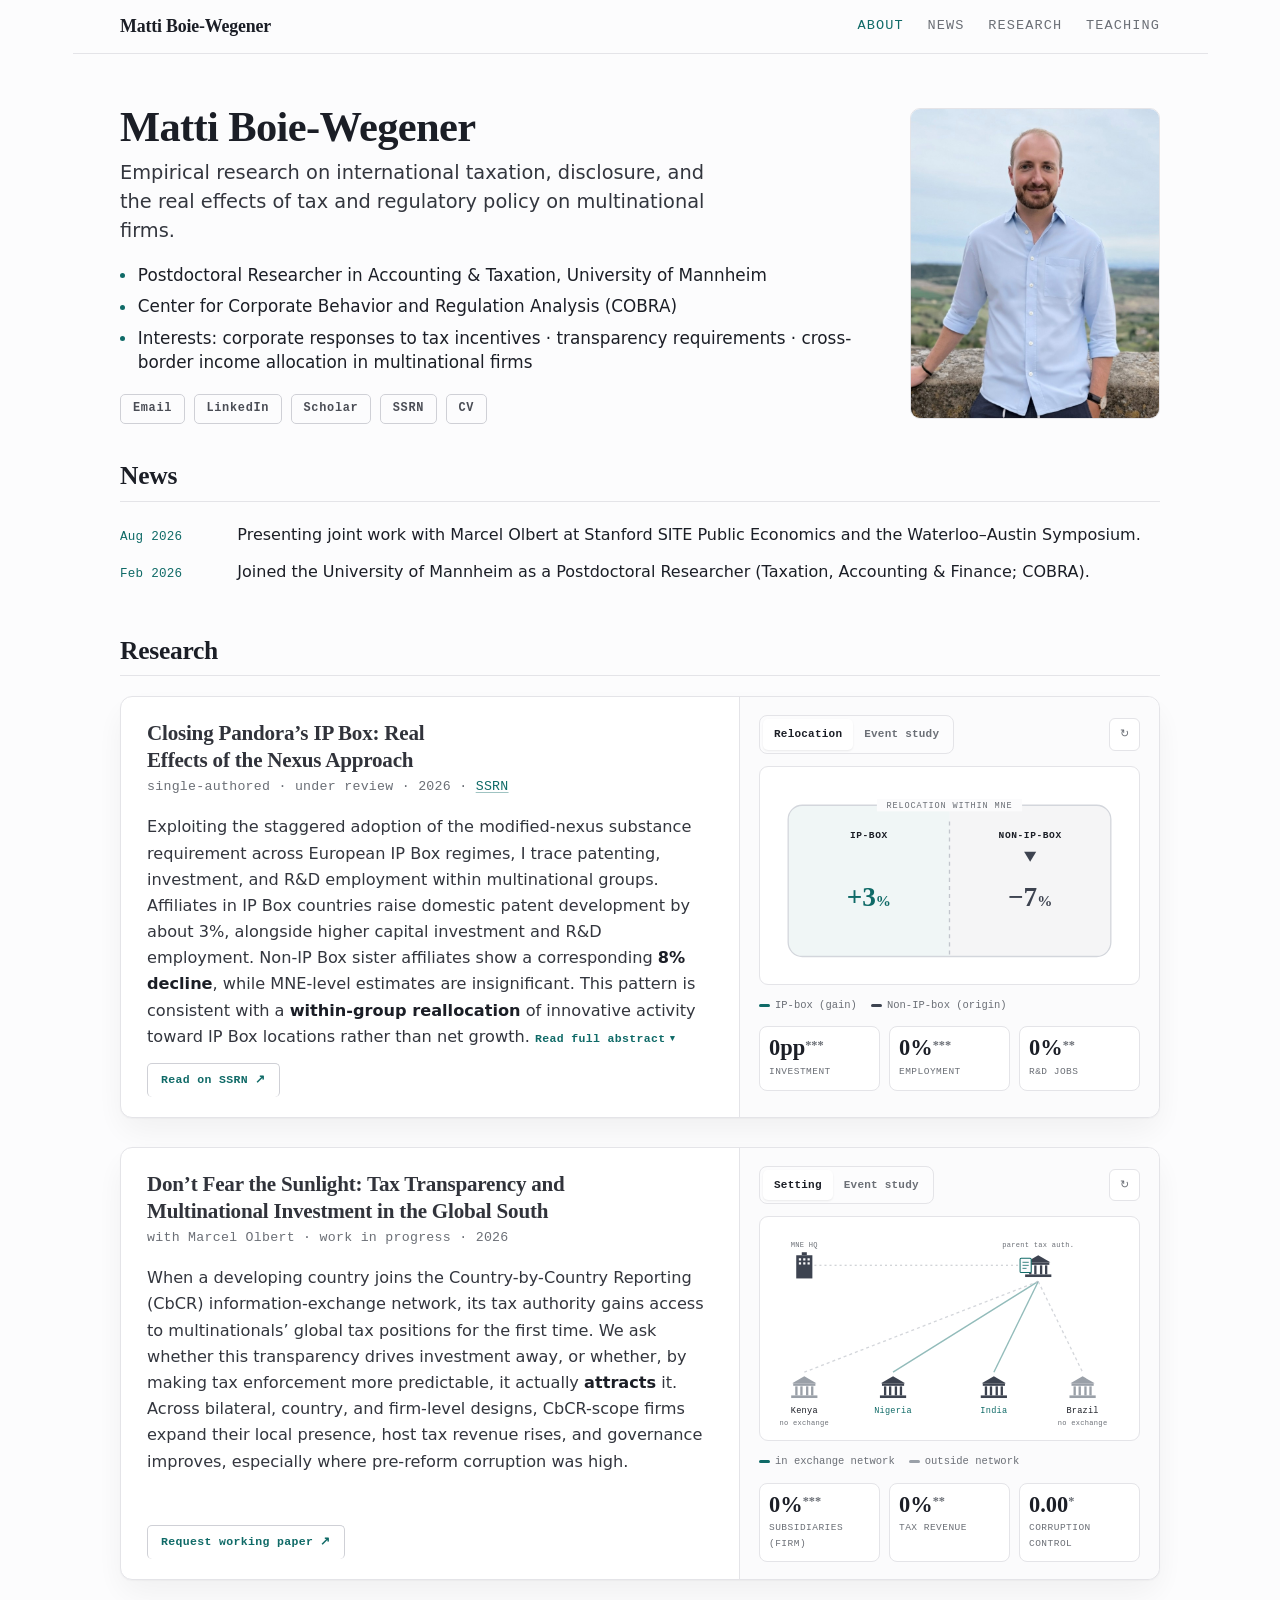
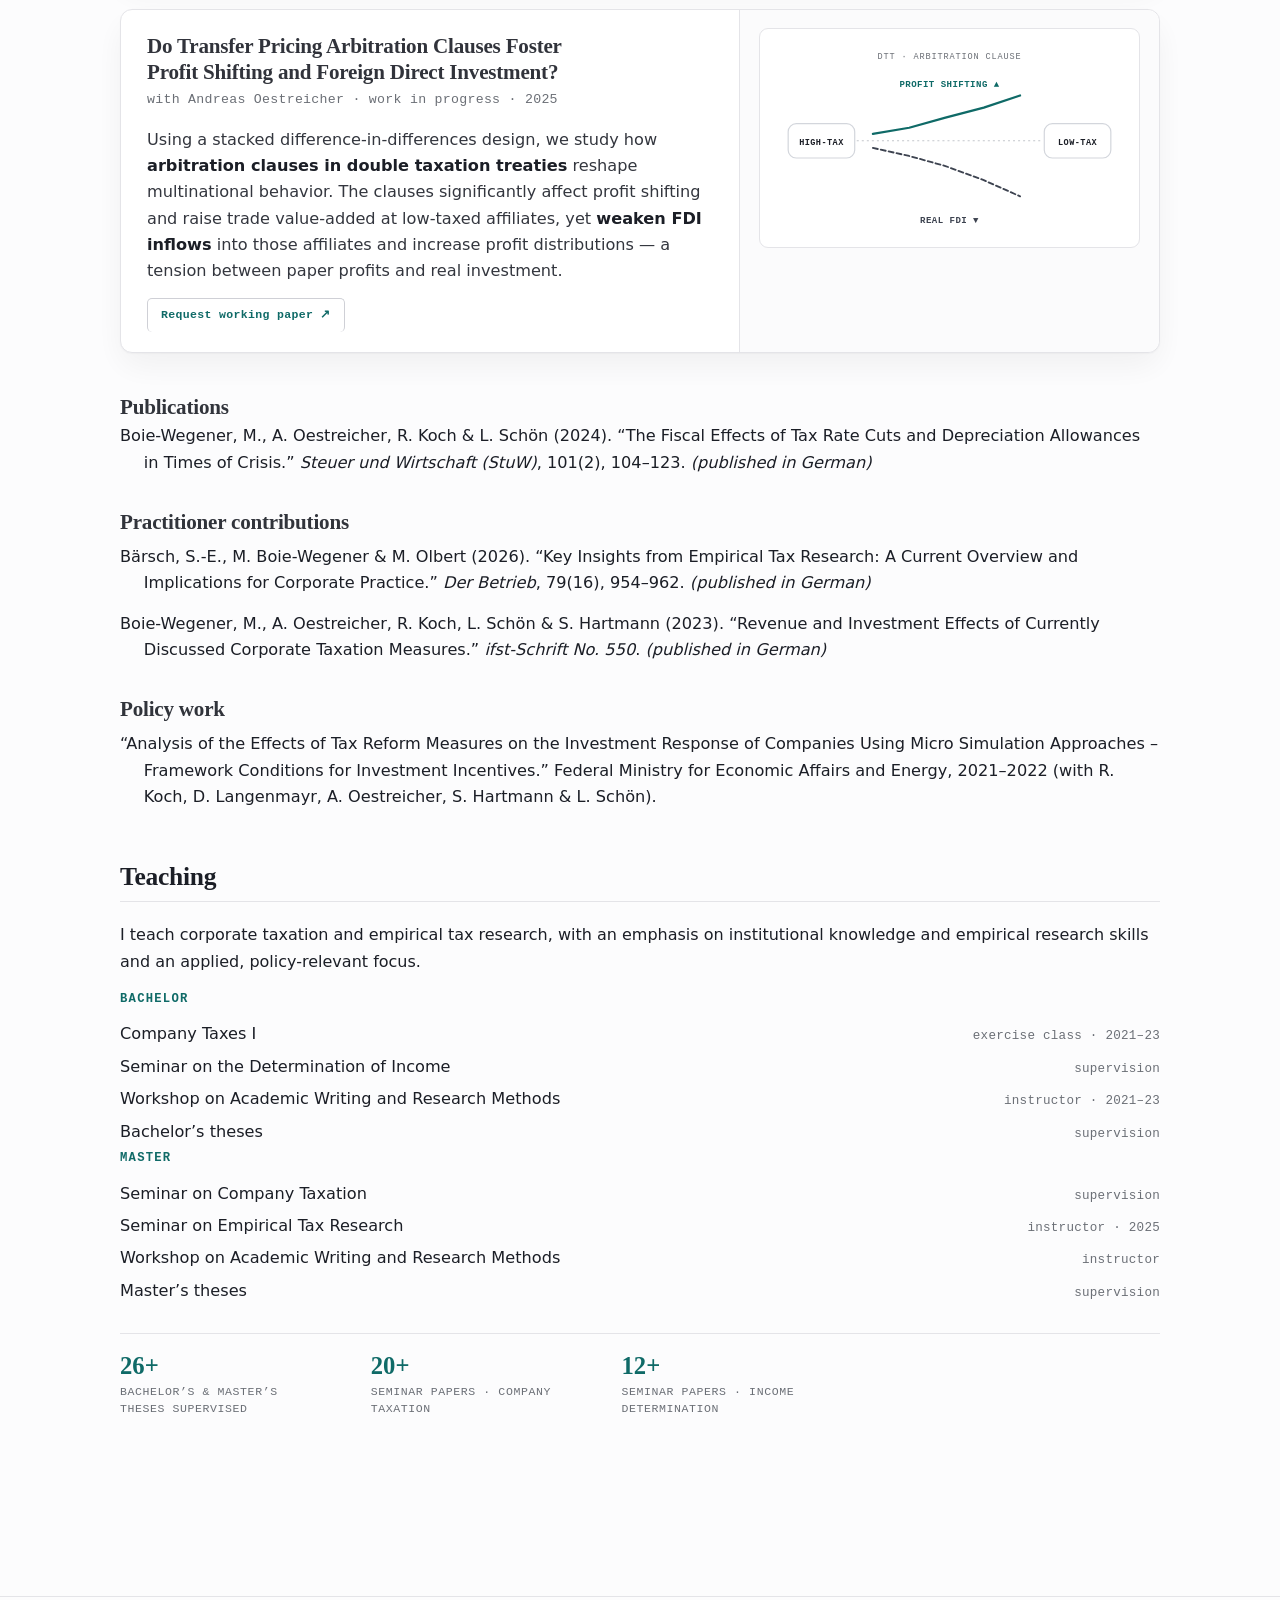
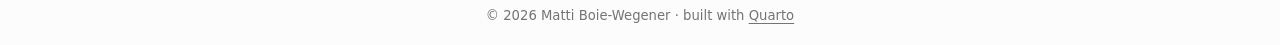
<file: index.html>
<!DOCTYPE html>
<html xmlns="http://www.w3.org/1999/xhtml" lang="en" xml:lang="en"><head>

<meta charset="utf-8">
<meta name="generator" content="quarto-1.10.18">

<meta name="viewport" content="width=device-width, initial-scale=1.0, user-scalable=yes">


<title>Matti Boie-Wegener</title>
<style>
/* Default styles provided by pandoc.
** See https://pandoc.org/MANUAL.html#variables-for-html for config info.
*/
span.smallcaps{font-variant: small-caps;}
div.columns{display: flex; gap: 1.5em;}
div.column{flex: auto;}
@media screen {
div.columns{gap: min(4vw, 1.5em);}
div.column{overflow-x: auto;}
}
div.hanging-indent{margin-left: 1.5em; text-indent: -1.5em;}
ul.task-list{list-style: none;}
ul.task-list li input[type="checkbox"] {
  width: 0.8em;
  margin: 0 0.8em 0.2em -1em; /* quarto-specific, see https://github.com/quarto-dev/quarto-cli/issues/4556 */ 
  vertical-align: middle;
}
</style>


<script src="site_libs/quarto-nav/quarto-nav.js"></script>
<script src="site_libs/clipboard/clipboard.min.js"></script>
<script src="site_libs/quarto-search/autocomplete.umd.js"></script>
<script src="site_libs/quarto-search/fuse.min.js"></script>
<script src="site_libs/quarto-search/quarto-search.js"></script>
<meta name="quarto:offset" content="./">
<link href="./favicon.svg" rel="icon" type="image/svg+xml">
<script src="site_libs/quarto-html/quarto.js" type="module"></script>
<script src="site_libs/quarto-html/tabsets/tabsets.js" type="module"></script>
<script src="site_libs/quarto-html/popper.min.js"></script>
<script src="site_libs/quarto-html/tippy.umd.min.js"></script>
<script src="site_libs/quarto-html/anchor.min.js"></script>
<link href="site_libs/quarto-html/tippy.css" rel="stylesheet">
<link href="site_libs/quarto-html/quarto-syntax-highlighting-98c7eacc04dc8a1fe11fe799e0cd156c.css" rel="stylesheet" id="quarto-text-highlighting-styles">
<script src="site_libs/bootstrap/bootstrap.min.js"></script>
<link href="site_libs/bootstrap/bootstrap-icons.css" rel="stylesheet">
<link href="site_libs/bootstrap/bootstrap-dfc74ee30546aeefdf64bc414579e695.min.css" rel="stylesheet" append-hash="true" id="quarto-bootstrap" data-mode="light">
<script id="quarto-search-options" type="application/json">{
  "location": "sidebar",
  "copy-button": false,
  "collapse-after": 3,
  "panel-placement": "start",
  "type": "textbox",
  "limit": 50,
  "keyboard-shortcut": [
    "f",
    "/",
    "s"
  ],
  "show-item-context": false,
  "language": {
    "search-no-results-text": "No results",
    "search-matching-documents-text": "matching documents",
    "search-copy-link-title": "Copy link to search",
    "search-hide-matches-text": "Hide additional matches",
    "search-more-match-text": "more match in this document",
    "search-more-matches-text": "more matches in this document",
    "search-clear-button-title": "Clear",
    "search-text-placeholder": "",
    "search-detached-cancel-button-title": "Cancel",
    "search-submit-button-title": "Submit",
    "search-label": "Search"
  }
}</script>
<link rel="icon" type="image/png" sizes="32x32" href="favicon-32.png">
<link rel="apple-touch-icon" href="apple-touch-icon.png">
<style>
:root{
  --accent:#0f6a67; --accent-hover:#0a524f; --accent-soft:rgba(15,106,103,.06); --accent-under:rgba(15,106,103,.4);
  --bg:#fcfcfd; --card:#ffffff; --body:#1b1e26;
  --border:#e4e4e8; --muted:#6b6f76; --muted2:#4a4d55; --abstract:#33363e;
  --fig-ink:#3d4350; --fig-mut:#9aa0a8; --spark:var(--accent); --ip-soft:var(--accent-soft);
  --serif:"Iowan Old Style","Palatino Linotype",Palatino,"Book Antiqua",Georgia,serif;
  --sans:system-ui,-apple-system,"Segoe UI",Roboto,Helvetica,Arial,sans-serif;
  --mono:ui-monospace,"SF Mono",Menlo,Consolas,monospace;
  --w:64rem;
}

/* neutralise Quarto chrome, keep footer */
.navbar, #quarto-header, #title-block-header, .quarto-title-banner { display:none !important; }
#quarto-content > main.content, main.content, #quarto-document-content {
  max-width:none; padding-left:0; padding-right:0; padding-top:0; margin:0;
}
#quarto-content { padding-top:0; }

body{ background:var(--bg); color:var(--body); font-family:var(--sans);
  font-size:16px; line-height:1.65; -webkit-font-smoothing:antialiased; }

/* sticky slim top nav */
.topnav{position:sticky; top:0; z-index:20; background:rgba(252,252,253,.9);
  backdrop-filter:blur(8px); -webkit-backdrop-filter:blur(8px); border-bottom:1px solid var(--border); margin-bottom:0;}
.topnav .inner{max-width:var(--w); margin:0 auto; padding:.7rem 24px;
  display:flex; align-items:center; justify-content:space-between; gap:1rem;}
.topnav .brand{font-family:var(--serif); font-weight:600; font-size:1.05rem; letter-spacing:-.01em;}
.topnav nav{display:flex; gap:1.4rem; flex-wrap:wrap;}
.topnav nav a{font-family:var(--mono); font-size:.8rem; letter-spacing:.08em; text-transform:uppercase;
  color:var(--muted); text-decoration:none; border-bottom:none;}
.topnav nav a:hover, .topnav nav a.on{color:var(--accent);}

/* hero / intro */
.hero{max-width:var(--w); margin:0 auto; padding:2.9rem 24px 2.2rem; display:flex; gap:2.6rem; align-items:center;}
.hero-text{flex:1; min-width:0;}
.hero .name{font-family:var(--serif); font-weight:600; font-size:2.5rem; line-height:1.08; letter-spacing:-.015em; margin:0 0 .5rem;}
.hero .tagline{font-size:1.14rem; line-height:1.5; color:var(--abstract); margin:0 0 1.05rem; max-width:36rem;}
.hero .bullets{list-style:none; margin:0 0 1.15rem; padding:0; display:flex; flex-direction:column; gap:.42rem;}
.hero .bullets li{position:relative; padding-left:1.05rem; font-size:.99rem; line-height:1.45;}
.hero .bullets li::before{content:""; position:absolute; left:0; top:.62em; width:5px; height:5px; border-radius:50%; background:var(--accent);}
.hero .links{display:flex; flex-wrap:wrap; align-items:center; gap:.5rem;}
.hero .links a{font-family:var(--mono); font-size:.7rem; font-weight:600; letter-spacing:.06em;
  color:var(--muted2); text-decoration:none; border-bottom:none;
  display:inline-flex; align-items:center; height:1.75rem; padding:0 .7rem;
  border:1px solid #cfd0d6; border-radius:5px;}
.hero .links a:hover{color:var(--accent); border-color:var(--accent);}
.hero .photo{flex:0 0 auto; width:250px; height:auto; border-radius:10px; border:1px solid var(--border); display:block;}
@media (max-width:640px){ .hero{flex-direction:column-reverse; align-items:flex-start; gap:1.4rem;} .hero .photo{width:150px;} .hero .name{font-size:2.1rem;} }

/* content wrapper */
.site{max-width:var(--w); margin:0 auto; padding:0 24px 4rem;}
.site section{margin-bottom:3rem;}
.site h2{font-family:var(--serif); font-weight:600; font-size:1.5rem; letter-spacing:-.01em;
  padding-bottom:.5rem; margin:0 0 1.2rem; border-bottom:1px solid var(--border); text-wrap:balance;}
.site h3{font-family:var(--serif); font-weight:600; font-size:1.24rem; letter-spacing:-.01em; margin:0 0 .2rem;}
.site a{color:var(--accent); text-decoration:underline; text-decoration-color:var(--accent-under); text-underline-offset:3px; text-decoration-thickness:1px; border-bottom:none;}
.site p{margin:.2rem 0 .8rem;}
.paper-card a{ text-decoration:none; }
.paper-card .paper-meta a{ text-decoration:underline; text-decoration-color:var(--accent-under); text-underline-offset:2px; }

.news ul{list-style:none; margin:0; padding:0;}
.news li{display:grid; grid-template-columns:6rem 1fr; gap:.9rem; margin-bottom:.6rem; align-items:baseline;}
.news .date{font-family:var(--mono); font-size:.74rem; color:var(--accent); letter-spacing:.02em;}

/* research cards */
.paper-card{border:1px solid var(--border); border-radius:12px; background:var(--card);
  display:grid; grid-template-columns:1fr 420px; margin:0 0 1.7rem;
  box-shadow:0 1px 2px rgba(20,26,40,.04), 0 14px 34px rgba(20,26,40,.055);}
@media (max-width:720px){ .paper-card{grid-template-columns:1fr;} }
.pc-left{padding:24px 26px 0; display:flex; flex-direction:column; border-radius:12px 0 0 12px;}
.pc-link{margin-bottom:20px;}
.pc-title{font-family:var(--serif); font-weight:600; font-size:1.24rem; line-height:1.2; letter-spacing:-.01em; margin:0 0 .35rem; text-wrap:balance;}
.paper-meta{font-family:var(--mono); font-size:.78rem; color:var(--muted); letter-spacing:.02em; display:block; margin:0 0 .75rem;}
.pc-teaser{font-size:.95rem; line-height:1.62; color:var(--abstract); margin:0 0 12px;}
.pc-teaser b{color:var(--body); font-weight:600;}
.abstract-toggle{background:none; border:0; padding:0; margin:0; cursor:pointer;
  font-family:var(--mono); font-size:11.5px; font-weight:600; letter-spacing:.03em; color:var(--accent);
  display:inline-flex; align-items:center; gap:5px; vertical-align:baseline;}
.abstract-toggle:hover{text-decoration:underline;}
.abstract-toggle .chev{font-size:9px; transition:transform .3s ease;}
.abstract-toggle[aria-expanded="true"] .chev{transform:rotate(180deg);}
.abstract-full{max-height:0; overflow:hidden; transition:max-height .45s ease;}
.abstract-full.open{max-height:820px;}
.abstract-full p{margin:6px 0 12px; padding-top:13px; border-top:1px solid var(--border); font-size:.85rem; line-height:1.58; color:var(--muted);}
.pc-link{align-self:flex-start; margin-top:auto; text-decoration:none; font-family:var(--mono); font-size:11.5px; font-weight:600; letter-spacing:.03em;
  color:var(--accent); border:1px solid #cfd0d6; border-radius:5px; padding:7px 13px;}
.pc-link:hover{border-color:var(--accent);}
.pc-right{padding:18px 19px 17px; background:#fbfbfc; border-left:1px solid var(--border); display:flex; flex-direction:column; gap:12px; border-radius:0 12px 12px 0;}
@media (max-width:720px){ .pc-left{border-radius:12px 12px 0 0;} .pc-right{border-left:none; border-top:1px solid var(--border); border-radius:0 0 12px 12px;} }
.fig-head{display:flex; align-items:center; justify-content:space-between; gap:8px; min-height:26px;}
.toggle{display:inline-flex; background:var(--bg); border:1px solid var(--border); border-radius:8px; padding:3px;}
.toggle button{font-family:var(--mono); font-size:11px; font-weight:600; letter-spacing:.02em; border:0; background:transparent; color:var(--muted); padding:6px 11px; border-radius:5px; cursor:pointer;}
.toggle button.on{background:var(--card); color:var(--body); box-shadow:0 1px 2px rgba(20,20,30,.08);}
.replay{font-family:var(--mono); font-size:11px; color:var(--muted); border:1px solid var(--border); background:var(--card); border-radius:6px; padding:6px 10px; cursor:pointer;}
.replay:hover{color:var(--body); border-color:var(--muted);}
.stage{background:var(--card); border:1px solid var(--border); border-radius:9px; padding:8px;}
.stage svg{display:block; width:100%; height:auto;}
.view{display:none;} .view.active{display:block;}
.legend{display:flex; gap:14px; font-family:var(--mono); font-size:10.5px; color:var(--muted); flex-wrap:wrap;}
.legend span{display:inline-flex; align-items:center; gap:5px;}
.sw{width:11px; height:3px; border-radius:2px; display:inline-block;}
.sw.g{background:var(--spark);} .sw.n{background:var(--fig-ink);} .sw.o{background:var(--fig-mut);}
.fig-cap{font-family:var(--mono); font-size:10px; line-height:1.45; color:var(--muted);}
.coefs{display:grid; grid-template-columns:repeat(3,1fr); gap:9px;}
.coef{background:var(--card); border:1px solid var(--border); border-radius:8px; padding:10px 9px;}
.coef .v{font-family:var(--serif); font-size:1.32rem; font-weight:600; color:var(--body); font-variant-numeric:tabular-nums; line-height:1;}
.coef .v sup{font-size:.55em; color:var(--muted);}
.coef .k{font-family:var(--mono); font-size:9.5px; letter-spacing:.05em; text-transform:uppercase; color:var(--muted); margin-top:4px;}

/* relocation figure */
.mne-fill-ip{fill:var(--ip-soft);} .mne-fill-non{fill:rgba(61,67,80,.05);}
.mne-border{fill:none; stroke:#d3d6dc; stroke-width:1.3;}
.mne-split{stroke:#c2c6cd; stroke-width:1.3; stroke-dasharray:4 4;}
.mne-tab{font-family:var(--mono); font-size:8.5px; letter-spacing:.1em; fill:var(--muted);}
.c-name{font-family:var(--mono); font-size:9.5px; letter-spacing:.06em; font-weight:600; fill:var(--body);}
.rcoef{font-family:var(--serif); font-weight:600; font-size:27px; font-variant-numeric:tabular-nums;}
.rcoef .pct{font-size:15px;}
.rcoef.up{fill:var(--spark);} .rcoef.dn{fill:var(--fig-ink);}
.caret{opacity:1; transition:opacity .4s ease;}
.caret.up{fill:var(--spark);} .caret.dn{fill:var(--fig-ink);}

/* event study + concept sparklines */
.es-line{fill:none; stroke-width:2; stroke-linecap:round; stroke-linejoin:round;}
.es-line.blue{stroke:var(--fig-ink); opacity:.9;}
.es-grid{stroke:var(--fig-mut); stroke-width:1; stroke-dasharray:1 4; opacity:.5;}
.es-zero{stroke:var(--fig-mut); stroke-width:1; opacity:.7;}
.es-reform{stroke:var(--fig-mut); stroke-width:1; stroke-dasharray:2 3; opacity:.7;}
.es-lab{fill:var(--muted); font-family:var(--mono); font-size:9px;}
.es-ci-bar{stroke:var(--fig-ink); stroke-width:1.6; opacity:.32;}
.es-dot{fill:var(--fig-ink); stroke:var(--card); stroke-width:1.4;}
.es-dot.ref{fill:var(--card); stroke:var(--fig-mut);} .es-dot.end{fill:var(--spark);}
#es-path, #es-path-sun{fill:none; stroke:var(--fig-ink); stroke-width:2; stroke-linecap:round; stroke-linejoin:round; stroke-dasharray:1; stroke-dashoffset:0;}

.cap-lab{font-family:var(--mono); font-size:8.5px; letter-spacing:.1em; fill:var(--muted);}
.cn-box{fill:none; stroke:#d3d6dc; stroke-width:1.2;}
.cn-name{font-family:var(--mono); font-size:8.5px; letter-spacing:.05em; font-weight:600; fill:var(--body);}
.cn-link{stroke:var(--fig-mut); stroke-width:1; stroke-dasharray:2 3; opacity:.6;}
.trend-lab{font-family:var(--mono); font-size:9px; letter-spacing:.05em; font-weight:600;}
.trend-lab.up{fill:var(--spark);} .trend-lab.dn{fill:var(--fig-ink);}
.spark-solid{fill:none; stroke:var(--spark); stroke-width:2.2; stroke-linecap:round; stroke-linejoin:round; stroke-dasharray:1; stroke-dashoffset:0;}
.spark-dashed{fill:none; stroke:var(--fig-ink); stroke-width:1.8; stroke-dasharray:5 3; stroke-linecap:round; opacity:1;}
.gl{color:var(--fig-ink);}
.gl.off{color:var(--fig-mut);}
.gl.host{color:var(--fig-ink); transition:color .5s ease;}
.gl.host.net{color:var(--accent);}
.ex-arrow{stroke:var(--accent); stroke-width:1.4; opacity:.45;}
.no-arrow{stroke:#c9ccd2; stroke-width:1.3; stroke-dasharray:3 3; opacity:.8;}
.host-lab{font-family:var(--mono); font-size:8.5px; letter-spacing:.03em; fill:var(--body);}
.host-lab.net{fill:var(--accent);}
.host-x{font-family:var(--mono); font-size:7px; letter-spacing:.04em; fill:var(--muted);}
.doc-g{opacity:0; transition:transform .85s ease, opacity .3s ease;}

@media (prefers-reduced-motion:reduce){
  .es-line,.caret,.abstract-full,.abstract-toggle .chev,.spark-solid,.spark-dashed,.doc-g,.gl.host,#es-path,#es-path-sun{transition:none !important;}
}

/* publications (kept) */
#publications p { padding-left: 1.4rem; text-indent: -1.4rem; font-size: .95rem; }
#publications .pub-group { margin: 1.9rem 0 .5rem; }

/* teaching (kept) */
.teach-level { font-family: var(--mono); font-size: .72rem; font-weight: 600; text-transform: uppercase; letter-spacing: .1em; color: var(--accent); margin: 1.5rem 0 .5rem; }
.teach { display: grid; row-gap: .45rem; margin: 0; }
.course { display: grid; grid-template-columns: 1fr auto; column-gap: 1.5rem; align-items: baseline; }
.course-name { font-size: .95rem; line-height: 1.45; }
.course-meta { font-family: var(--mono); font-size: .74rem; color: var(--muted); letter-spacing: .02em; white-space: nowrap; }
.teach-stats { display: flex; flex-wrap: wrap; gap: 1rem 2.75rem; margin-top: 1.75rem; padding-top: 1.15rem; border-top: 1px solid var(--border); }
.stat .stat-n { display: block; font-family: var(--serif); font-weight: 600; font-size: 1.45rem; line-height: 1; color: var(--accent); }
.stat .stat-l { display: block; font-family: var(--mono); font-size: .68rem; letter-spacing: .05em; text-transform: uppercase; color: var(--muted); margin-top: .35rem; max-width: 12rem; line-height: 1.4; }

@media (max-width: 480px) { .course { grid-template-columns: 1fr; } .course-meta { white-space: normal; margin-top: .05rem; } }

</style>


</head>

<body class="quarto-light">

<div id="quarto-search-results"></div>
<!-- content -->
<div id="quarto-content" class="quarto-container page-columns page-rows-contents page-layout-full">
<!-- sidebar -->
<!-- margin-sidebar -->
    
<!-- main -->
<main class="content column-page" id="quarto-document-content"><header id="title-block-header" class="quarto-title-block"></header>




<header class="topnav">
  <div class="inner">
    <span class="brand">Matti Boie-Wegener</span>
    <nav>
      <a href="#top">About</a><a href="#news">News</a><a href="#research">Research</a><a href="#teaching">Teaching</a>
    </nav>
  </div>
</header>

<div class="hero" id="top">
  <div class="hero-text">
    <div class="name" role="heading" aria-level="1">Matti Boie-Wegener</div>
    <p class="tagline">Empirical research on international taxation, disclosure, and the real effects of tax and regulatory policy on multinational firms.</p>
    <ul class="bullets">
      <li>Postdoctoral Researcher in Accounting &amp; Taxation, University of Mannheim</li>
      <li>Center for Corporate Behavior and Regulation Analysis (COBRA)</li>
      <li>Interests: corporate responses to tax incentives · transparency requirements · cross-border income allocation in multinational firms</li>
    </ul>
    <nav class="links">
      <a href="mailto:matti.boie-wegener@uni-mannheim.de" title="Email">Email</a>
      <a href="https://www.linkedin.com/in/matti-boie-wegener-16b547146/" title="LinkedIn">LinkedIn</a>
      <a href="https://scholar.google.com/citations?user=aEDAaSIAAAAJ" title="Google Scholar">Scholar</a>
      <a href="https://papers.ssrn.com/sol3/cf_dev/AbsByAuth.cfm?per_id=5653644" title="SSRN">SSRN</a>
      <a href="https://www.dropbox.com/scl/fi/yznnb6jh986cr6l63jut3/main.pdf?rlkey=9tf08818gf5vhbac0e6vuktge&amp;raw=1" title="CV (PDF)">CV</a>
    </nav>
  </div>
  <img class="photo" src="profile.jpg" alt="Matti Boie-Wegener">
</div>

<div class="site">
  <section id="news">
    <h2 class="anchored">News</h2>
    <div class="news"><ul>
      <li><span class="date">Aug 2026</span><span>Presenting joint work with Marcel Olbert at Stanford SITE Public Economics and the Waterloo–Austin Symposium.</span></li>
      <li><span class="date">Feb 2026</span><span>Joined the University of Mannheim as a Postdoctoral Researcher (Taxation, Accounting &amp; Finance; COBRA).</span></li>
    </ul></div>
  </section>

  <section id="research">
    <h2 class="anchored">Research</h2>

    <article class="paper-card">
      <div class="pc-left">
        <h3 class="pc-title anchored">Closing Pandora’s IP Box: Real Effects of the Nexus Approach</h3>
        <span class="paper-meta">single-authored · under review · 2026 · <a href="https://papers.ssrn.com/sol3/papers.cfm?abstract_id=4837668">SSRN</a></span>
        <p class="pc-teaser">Exploiting the staggered adoption of the modified-nexus substance requirement across European IP Box regimes, I trace patenting, investment, and R&amp;D employment within multinational groups. Affiliates in IP Box countries raise domestic patent development by about 3%, alongside higher capital investment and R&amp;D employment. Non-IP Box sister affiliates show a corresponding <b>8% decline</b>, while MNE-level estimates are insignificant. This pattern is consistent with a <b>within-group reallocation</b> of innovative activity toward IP Box locations rather than net growth. <button class="abstract-toggle" id="abs-toggle" aria-expanded="false" aria-controls="abs-full"><span class="lbl">Read full abstract</span> <span class="chev">▾</span></button></p>
        <div class="abstract-full" id="abs-full">
          <p>To combat multinational firms’ tax avoidance, policymakers have taken three approaches: direct anti-avoidance rules, transparency mandates, and tax system changes that align corporate activity with cash tax benefits. The latter approach is little understood but has potentially meaningful economic effects beyond limiting tax avoidance. This study examines such a tax system change: the recent Nexus Approach mandated in the European Union to align tax incentives for innovation with firms’ real activity. I show that innovation output, investment, and the demand for research and development (R&amp;D) personnel increase in countries that offer preferential tax regimes for income from intellectual property (IP Box countries) after the nexus requirement is introduced. The effects are strongest among affiliates that, prior to the reform, engaged more extensively in IP-Box-related income shifting, had lower frictions to expanding domestic R&amp;D, or operated in countries with strong tax benefits and subsidy environments. This growth, however, comes at the expense of non-IP Box countries, as multinationals reallocate innovative activities and investments within their group.</p>
        </div>
        <a class="pc-link" href="https://papers.ssrn.com/sol3/papers.cfm?abstract_id=4837668">Read on SSRN ↗</a>
      </div>
      <div class="pc-right" id="fig-nexus">
        <div class="fig-head">
          <div class="toggle" role="tablist" aria-label="Figure mode">
            <button id="tab-reloc" class="on" role="tab" aria-selected="true">Relocation</button>
            <button id="tab-event" role="tab" aria-selected="false">Event study</button>
          </div>
          <button class="replay" id="replay">↻</button>
        </div>
        <div class="stage">
          <div class="view active" id="view-reloc">
            <svg viewbox="0 0 360 200" role="img" aria-label="One multinational group split by a dashed country border: the non-IP-box origin coefficient counts down, then the IP-box coefficient builds up.">
              <defs><clippath id="mneClip"><rect x="20" y="30" width="320" height="150" rx="14"></rect></clippath></defs>
              <g clip-path="url(#mneClip)"><rect class="mne-fill-ip" x="20" y="30" width="160" height="150"></rect><rect class="mne-fill-non" x="180" y="30" width="160" height="150"></rect></g>
              <rect class="mne-border" x="20" y="30" width="320" height="150" rx="14"></rect>
              <line class="mne-split" x1="180" y1="46" x2="180" y2="180"></line>
              <rect x="108" y="24" width="144" height="12" fill="#fbfbfc"></rect>
              <text class="mne-tab" x="180" y="33" text-anchor="middle">RELOCATION WITHIN MNE</text>
              <text class="c-name" x="100" y="62" text-anchor="middle">IP-BOX</text>
              <polygon class="caret up" id="caret-left" points="94,86 106,86 100,76"></polygon>
              <text class="rcoef up" x="100" y="130" text-anchor="middle"><tspan class="rnum" id="num-left">+3</tspan><tspan class="pct">%</tspan></text>
              <text class="c-name" x="260" y="62" text-anchor="middle">NON-IP-BOX</text>
              <polygon class="caret dn" id="caret-right" points="254,76 266,76 260,86"></polygon>
              <text class="rcoef dn" x="260" y="130" text-anchor="middle"><tspan class="rnum" id="num-right">−8</tspan><tspan class="pct">%</tspan></text>
            </svg>
          </div>
          <div class="view" id="view-event">
            <svg viewbox="0 0 340 210" role="img" aria-label="Event-study for IP-box patent development: interaction coefficients flat before the reform and rising afterwards, with 95 percent confidence intervals.">
              <line class="es-grid" x1="45" y1="30" x2="320" y2="30"></line><line class="es-grid" x1="45" y1="75" x2="320" y2="75"></line>
              <line class="es-zero" x1="45" y1="120" x2="320" y2="120"></line><line class="es-grid" x1="45" y1="165" x2="320" y2="165"></line>
              <text class="es-lab" x="18" y="33">.1</text><text class="es-lab" x="12" y="78">.05</text><text class="es-lab" x="22" y="123">0</text><text class="es-lab" x="6" y="168">-.05</text>
              <line class="es-reform" x1="182" y1="24" x2="182" y2="186"></line><line class="es-reform" x1="238" y1="24" x2="238" y2="186"></line>
              <polyline class="es-line blue" id="es-path" pathlength="1" points="45,130.8 100,116.4 155,120 210,98.4 265,74.1 320,68.7"></polyline>
              <g class="es-anim"><line class="es-ci-bar" x1="45" y1="81.3" x2="45" y2="156"></line><circle class="es-dot" cx="45" cy="130.8" r="3"></circle></g>
              <g class="es-anim"><line class="es-ci-bar" x1="100" y1="102" x2="100" y2="130.8"></line><circle class="es-dot" cx="100" cy="116.4" r="3"></circle></g>
              <g class="es-anim"><circle class="es-dot ref" cx="155" cy="120" r="3"></circle></g>
              <g class="es-anim"><line class="es-ci-bar" x1="210" y1="79.5" x2="210" y2="116.4"></line><circle class="es-dot" cx="210" cy="98.4" r="3"></circle></g>
              <g class="es-anim"><line class="es-ci-bar" x1="265" y1="39" x2="265" y2="108.3"></line><circle class="es-dot" cx="265" cy="74.1" r="3"></circle></g>
              <g class="es-anim"><line class="es-ci-bar" x1="320" y1="25.5" x2="320" y2="111.9"></line><circle class="es-dot end" cx="320" cy="68.7" r="3.4"></circle></g>
              <text class="es-lab" x="45" y="200" text-anchor="middle">t-3</text><text class="es-lab" x="100" y="200" text-anchor="middle">t-2</text><text class="es-lab" x="155" y="200" text-anchor="middle">t-1</text><text class="es-lab" x="210" y="200" text-anchor="middle">Event</text><text class="es-lab" x="265" y="200" text-anchor="middle">t+1</text><text class="es-lab" x="320" y="200" text-anchor="middle">t+2</text>
            </svg>
          </div>
        </div>
        <div class="legend" id="legend-reloc"><span><i class="sw g"></i> IP-box (gain)</span><span><i class="sw n"></i> Non-IP-box (origin)</span></div>
        <div class="legend" id="legend-event" style="display:none"><span><i class="sw n"></i> Treatment × time (IP-box patents), 95% CI</span></div>
        <div class="coefs">
          <div class="coef"><div class="v"><span class="cnum" data-to="10">+10</span>pp<sup>***</sup></div><div class="k">Investment</div></div>
          <div class="coef"><div class="v"><span class="cnum" data-to="8">+8</span>%<sup>***</sup></div><div class="k">Employment</div></div>
          <div class="coef"><div class="v"><span class="cnum" data-to="4">+4</span>%<sup>**</sup></div><div class="k">R&amp;D jobs</div></div>
        </div>
      </div>
    </article>

    <article class="paper-card" id="card-sun">
      <div class="pc-left">
        <h3 class="pc-title anchored">Don’t Fear the Sunlight: Tax Transparency and Multinational Investment in the Global South</h3>
        <span class="paper-meta">with Marcel Olbert · work in progress · 2026</span>
        <p class="pc-teaser">When a developing country joins the Country-by-Country Reporting (CbCR) information-exchange network, its tax authority gains access to multinationals’ global tax positions for the first time. We ask whether this transparency drives investment away, or whether, by making tax enforcement more predictable, it actually <b>attracts</b> it. Across bilateral, country, and firm-level designs, CbCR-scope firms expand their local presence, host tax revenue rises, and governance improves, especially where pre-reform corruption was high.</p>
        <a class="pc-link" href="mailto:matti.boie-wegener@uni-mannheim.de?subject=Working%20paper%20request%3A%20Don%27t%20Fear%20the%20Sunlight">Request working paper ↗</a>
      </div>
      <div class="pc-right" id="fig-sun">
        <div class="fig-head">
          <div class="toggle" role="tablist" aria-label="Figure mode">
            <button id="tab-sm" class="on" role="tab" aria-selected="true">Setting</button>
            <button id="tab-se" role="tab" aria-selected="false">Event study</button>
          </div>
          <button class="replay" id="replay-sun">↻</button>
        </div>
        <div class="stage">
          <div class="view active" id="view-sm">
          <svg viewbox="0 0 360 205" role="img" aria-label="A multinational files a CbC report with its parent tax authority, which automatically exchanges it only with host countries inside the information-exchange network; countries outside the network do not receive it, and where it arrives the coefficients build up.">
            <defs>
              <g id="tw"><rect x="0" y="3" width="16" height="23" fill="currentColor"></rect><rect x="5.5" y="0" width="5" height="3" fill="currentColor"></rect><rect x="2.6" y="6" width="2.2" height="2.2" fill="#fbfbfc"></rect><rect x="6.9" y="6" width="2.2" height="2.2" fill="#fbfbfc"></rect><rect x="11.2" y="6" width="2.2" height="2.2" fill="#fbfbfc"></rect><rect x="2.6" y="10" width="2.2" height="2.2" fill="#fbfbfc"></rect><rect x="6.9" y="10" width="2.2" height="2.2" fill="#fbfbfc"></rect><rect x="11.2" y="10" width="2.2" height="2.2" fill="#fbfbfc"></rect></g>
              <g id="tp"><polygon points="0,7 24,7 12,0" fill="currentColor"></polygon><rect x="1" y="7" width="22" height="2.5" fill="currentColor"></rect><rect x="3" y="10" width="2.3" height="9" fill="currentColor"></rect><rect x="8" y="10" width="2.3" height="9" fill="currentColor"></rect><rect x="13.7" y="10" width="2.3" height="9" fill="currentColor"></rect><rect x="18.7" y="10" width="2.3" height="9" fill="currentColor"></rect><rect x="-1" y="19" width="26" height="2.6" fill="currentColor"></rect></g>
              <g id="dc"><rect x="0" y="0" width="11" height="14" rx="1" fill="#fbfbfc" stroke="var(--accent)" stroke-width="1"></rect><line x1="2.4" y1="4" x2="8.6" y2="4" stroke="var(--accent)" stroke-width=".8"></line><line x1="2.4" y1="7" x2="8.6" y2="7" stroke="var(--accent)" stroke-width=".8"></line><line x1="2.4" y1="10" x2="6.4" y2="10" stroke="var(--accent)" stroke-width=".8"></line></g>
            </defs>
            <line class="ex-arrow" x1="268" y1="56" x2="124" y2="146"></line>
            <line class="ex-arrow" x1="268" y1="56" x2="224" y2="146"></line>
            <line class="no-arrow" x1="268" y1="56" x2="36" y2="146"></line>
            <line class="no-arrow" x1="268" y1="56" x2="312" y2="146"></line>
            <line class="cn-link" x1="46" y1="40" x2="254" y2="40"></line>
            <use href="#tw" class="gl ink" x="28" y="27"></use>
            <text class="host-x" x="36" y="22" text-anchor="middle">MNE HQ</text>
            <use href="#tp" class="gl ink" x="256" y="30"></use>
            <text class="host-x" x="268" y="22" text-anchor="middle">parent tax auth.</text>
            <use href="#tp" class="gl off" x="24" y="150"></use>
            <use href="#tp" class="gl host" id="host-a" x="112" y="150"></use>
            <use href="#tp" class="gl host" id="host-b" x="212" y="150"></use>
            <use href="#tp" class="gl off" x="300" y="150"></use>
            <text class="host-lab" x="36" y="186" text-anchor="middle">Kenya</text>
            <text class="host-lab net" x="124" y="186" text-anchor="middle">Nigeria</text>
            <text class="host-lab net" x="224" y="186" text-anchor="middle">India</text>
            <text class="host-lab" x="312" y="186" text-anchor="middle">Brazil</text>
            <text class="host-x" x="36" y="198" text-anchor="middle">no exchange</text>
            <text class="host-x" x="312" y="198" text-anchor="middle">no exchange</text>
            <g id="doc0" class="doc-g"><use href="#dc"></use></g>
            <g id="doc1" class="doc-g"><use href="#dc"></use></g>
            <g id="doc2" class="doc-g"><use href="#dc"></use></g>
          </svg>
          </div>
          <div class="view" id="view-se">
          <svg viewbox="0 0 360 200" role="img" aria-label="Firm-level OLS event study: effect on the number of subsidiaries, reference period minus one, flat before exchange activation and rising afterwards, with 95 percent confidence intervals.">
            <text class="cap-lab" x="185" y="14" text-anchor="middle">EFFECT ON # SUBSIDIARIES</text>
            <line class="es-grid" x1="30" y1="70" x2="345" y2="70"></line>
            <line class="es-grid" x1="30" y1="100" x2="345" y2="100"></line>
            <line class="es-zero" x1="30" y1="130" x2="345" y2="130"></line>
            <text class="es-lab" x="16" y="73">.1</text>
            <text class="es-lab" x="12" y="103">.05</text>
            <text class="es-lab" x="20" y="133">0</text>
            <line class="es-reform" x1="185" y1="40" x2="185" y2="170"></line>
            <polyline class="es-line blue" id="es-path-sun" pathlength="1" points="30,121.6 58.2,119.8 86.4,124 114.5,135.4 142.7,134.2 170.9,130 199.1,83.2 227.3,95.2 255.5,92.8 283.6,94.6 311.8,86.8 340,85"></polyline>
            <g class="es-anim"><line class="es-ci-bar" x1="30" y1="96.4" x2="30" y2="148"></line><circle class="es-dot" cx="30" cy="121.6" r="3"></circle></g>
            <g class="es-anim"><line class="es-ci-bar" x1="58.2" y1="101.2" x2="58.2" y2="137.8"></line><circle class="es-dot" cx="58.2" cy="119.8" r="3"></circle></g>
            <g class="es-anim"><line class="es-ci-bar" x1="86.4" y1="107.8" x2="86.4" y2="140.2"></line><circle class="es-dot" cx="86.4" cy="124" r="3"></circle></g>
            <g class="es-anim"><line class="es-ci-bar" x1="114.5" y1="121.6" x2="114.5" y2="148"></line><circle class="es-dot" cx="114.5" cy="135.4" r="3"></circle></g>
            <g class="es-anim"><line class="es-ci-bar" x1="142.7" y1="124" x2="142.7" y2="145"></line><circle class="es-dot" cx="142.7" cy="134.2" r="3"></circle></g>
            <g class="es-anim"><circle class="es-dot ref" cx="170.9" cy="130" r="3"></circle></g>
            <g class="es-anim"><line class="es-ci-bar" x1="199.1" y1="62.2" x2="199.1" y2="104.2"></line><circle class="es-dot" cx="199.1" cy="83.2" r="3"></circle></g>
            <g class="es-anim"><line class="es-ci-bar" x1="227.3" y1="76" x2="227.3" y2="113.8"></line><circle class="es-dot" cx="227.3" cy="95.2" r="3"></circle></g>
            <g class="es-anim"><line class="es-ci-bar" x1="255.5" y1="70" x2="255.5" y2="115.6"></line><circle class="es-dot" cx="255.5" cy="92.8" r="3"></circle></g>
            <g class="es-anim"><line class="es-ci-bar" x1="283.6" y1="70" x2="283.6" y2="119.2"></line><circle class="es-dot" cx="283.6" cy="94.6" r="3"></circle></g>
            <g class="es-anim"><line class="es-ci-bar" x1="311.8" y1="60.4" x2="311.8" y2="113.2"></line><circle class="es-dot" cx="311.8" cy="86.8" r="3"></circle></g>
            <g class="es-anim"><line class="es-ci-bar" x1="340" y1="58" x2="340" y2="112"></line><circle class="es-dot end" cx="340" cy="85" r="3.4"></circle></g>
            <text class="es-lab" x="30" y="192" text-anchor="middle">t-6</text>
            <text class="es-lab" x="114.5" y="192" text-anchor="middle">t-3</text>
            <text class="es-lab" x="199.1" y="192" text-anchor="middle">0</text>
            <text class="es-lab" x="283.6" y="192" text-anchor="middle">t+3</text>
            <text class="es-lab" x="340" y="192" text-anchor="middle">t+5</text>
          </svg>
          </div>
        </div>
        <div class="legend" id="leg-sm"><span><i class="sw g"></i> in exchange network</span><span><i class="sw o"></i> outside network</span></div>
        <div class="legend" id="leg-se" style="display:none"><span><i class="sw n"></i> effect on # subsidiaries, 95% CI (firm-level OLS)</span></div>
        <div class="coefs">
          <div class="coef"><div class="v"><span class="scnum" data-to="12" data-dec="0">+12</span>%<sup>***</sup></div><div class="k">Subsidiaries (firm)</div></div>
          <div class="coef"><div class="v"><span class="scnum" data-to="8" data-dec="0">+8</span>%<sup>**</sup></div><div class="k">Tax revenue</div></div>
          <div class="coef"><div class="v"><span class="scnum" data-to="0.17" data-dec="2">+0.17</span><sup>*</sup></div><div class="k">Corruption control</div></div>
        </div>
      </div>
    </article>

    <article class="paper-card" id="card-arb">
      <div class="pc-left">
        <h3 class="pc-title anchored">Do Transfer Pricing Arbitration Clauses Foster Profit Shifting and Foreign Direct Investment?</h3>
        <span class="paper-meta">with Andreas Oestreicher · work in progress · 2025</span>
        <p class="pc-teaser">Using a stacked difference-in-differences design, we study how <b>arbitration clauses in double taxation treaties</b> reshape multinational behavior. The clauses significantly affect profit shifting and raise trade value-added at low-taxed affiliates, yet <b>weaken FDI inflows</b> into those affiliates and increase profit distributions — a tension between paper profits and real investment.</p>
        <a class="pc-link" href="mailto:matti.boie-wegener@uni-mannheim.de?subject=Working%20paper%20request%3A%20Transfer%20Pricing%20Arbitration">Request working paper ↗</a>
      </div>
      <div class="pc-right" id="fig-arb">
        <div class="stage">
          <svg viewbox="0 0 360 200" role="img" aria-label="Concept: after a treaty arbitration clause, paper profit shifting rises while real FDI into the low-tax affiliate falls.">
            <text class="cap-lab" x="180" y="22" text-anchor="middle">DTT · ARBITRATION CLAUSE</text>
            <rect class="cn-box" x="20" y="86" width="66" height="34" rx="8"></rect><text class="cn-name" x="53" y="107" text-anchor="middle">HIGH-TAX</text>
            <rect class="cn-box" x="274" y="86" width="66" height="34" rx="8"></rect><text class="cn-name" x="307" y="107" text-anchor="middle">LOW-TAX</text>
            <line class="cn-link" x1="88" y1="103" x2="272" y2="103"></line>
            <text class="trend-lab up" x="180" y="50" text-anchor="middle">PROFIT SHIFTING ▲</text>
            <polyline class="spark-solid up" id="arb-up" pathlength="1" points="104,96 140,90 176,80 214,70 250,58"></polyline>
            <text class="trend-lab dn" x="180" y="184" text-anchor="middle">REAL FDI ▼</text>
            <polyline class="spark-dashed dn" id="arb-dn" points="104,110 140,118 176,128 214,142 250,158"></polyline>
          </svg>
        </div>
      </div>
    </article>

    <div id="publications" style="margin-top:2.4rem;">
      <h3 class="anchored">Publications</h3>
      <p>Boie-Wegener, M., A. Oestreicher, R. Koch &amp; L. Schön (2024). “The Fiscal Effects of Tax Rate Cuts and Depreciation Allowances in Times of Crisis.” <em>Steuer und Wirtschaft (StuW)</em>, 101(2), 104–123. <em>(published in German)</em></p>
      <h3 class="pub-group anchored">Practitioner contributions</h3>
      <p>Bärsch, S.-E., M. Boie-Wegener &amp; M. Olbert (2026). “Key Insights from Empirical Tax Research: A Current Overview and Implications for Corporate Practice.” <em>Der Betrieb</em>, 79(16), 954–962. <em>(published in German)</em></p>
      <p>Boie-Wegener, M., A. Oestreicher, R. Koch, L. Schön &amp; S. Hartmann (2023). “Revenue and Investment Effects of Currently Discussed Corporate Taxation Measures.” <em>ifst-Schrift No. 550</em>. <em>(published in German)</em></p>
      <h3 class="pub-group anchored">Policy work</h3>
      <p>“Analysis of the Effects of Tax Reform Measures on the Investment Response of Companies Using Micro Simulation Approaches – Framework Conditions for Investment Incentives.” Federal Ministry for Economic Affairs and Energy, 2021–2022 (with R. Koch, D. Langenmayr, A. Oestreicher, S. Hartmann &amp; L. Schön).</p>
    </div>
  </section>

  <section id="teaching">
    <h2 class="anchored">Teaching</h2>
    <p>I teach corporate taxation and empirical tax research, with an emphasis on institutional knowledge and empirical research skills and an applied, policy-relevant focus.</p>
    <p class="teach-level">Bachelor</p>
    <div class="teach">
      <div class="course"><span class="course-name">Company Taxes I</span><span class="course-meta">exercise class · 2021–23</span></div>
      <div class="course"><span class="course-name">Seminar on the Determination of Income</span><span class="course-meta">supervision</span></div>
      <div class="course"><span class="course-name">Workshop on Academic Writing and Research Methods</span><span class="course-meta">instructor · 2021–23</span></div>
      <div class="course"><span class="course-name">Bachelor’s theses</span><span class="course-meta">supervision</span></div>
    </div>
    <p class="teach-level">Master</p>
    <div class="teach">
      <div class="course"><span class="course-name">Seminar on Company Taxation</span><span class="course-meta">supervision</span></div>
      <div class="course"><span class="course-name">Seminar on Empirical Tax Research</span><span class="course-meta">instructor · 2025</span></div>
      <div class="course"><span class="course-name">Workshop on Academic Writing and Research Methods</span><span class="course-meta">instructor</span></div>
      <div class="course"><span class="course-name">Master’s theses</span><span class="course-meta">supervision</span></div>
    </div>
    <div class="teach-stats">
      <div class="stat"><span class="stat-n">26+</span><span class="stat-l">bachelor’s &amp; master’s theses supervised</span></div>
      <div class="stat"><span class="stat-n">20+</span><span class="stat-l">seminar papers · company taxation</span></div>
      <div class="stat"><span class="stat-n">12+</span><span class="stat-l">seminar papers · income determination</span></div>
    </div>
  </section>
</div>

<script>
  (function(){
    var reduce = window.matchMedia('(prefers-reduced-motion: reduce)').matches;

    /* nav scroll-spy: highlight the section currently in view */
    (function(){
      var navA = {};
      document.querySelectorAll('.topnav nav a').forEach(function(a){ navA[a.getAttribute('href')] = a; });
      var secs = ['top','news','research','teaching'].map(function(id){ return document.getElementById(id); }).filter(Boolean);
      if(!secs.length) return;
      var spy = new IntersectionObserver(function(entries){
        entries.forEach(function(e){
          if(!e.isIntersecting) return;
          var a = navA['#'+e.target.id]; if(!a) return;
          Object.keys(navA).forEach(function(k){ navA[k].classList.toggle('on', navA[k]===a); });
        });
      }, { rootMargin: '-12% 0px -80% 0px', threshold: 0 });
      secs.forEach(function(s){ spy.observe(s); });
    })();
    function fmtN(v, dec){ dec=dec||0; var s=v>0?'+':(v<0?'−':''); var a=Math.abs(v); return s+(dec? a.toFixed(dec) : Math.round(a)); }
    function fmt(v){ return fmtN(v,0); }
    function draw(el, dur, delay){ if(!el) return; if(reduce){ el.style.strokeDashoffset='0'; return; }
      el.style.transition='none'; el.style.strokeDashoffset='1'; void el.getBoundingClientRect();
      el.style.transition='stroke-dashoffset '+dur+'ms ease '+(delay||0)+'ms'; el.style.strokeDashoffset='0'; }
    function fade(el, dur, delay){ if(!el) return; if(reduce){ el.style.opacity='1'; return; }
      el.style.transition='none'; el.style.opacity='0'; void el.getBoundingClientRect();
      el.style.transition='opacity '+dur+'ms ease '+(delay||0)+'ms'; el.style.opacity='1'; }
    function countTo(el, target, dur, cb, dec){ dec=dec||0; var start=null;
      function step(ts){ if(start===null) start=ts; var p=Math.min((ts-start)/dur,1); var e=1-Math.pow(1-p,3);
        el.textContent=fmtN(target*e,dec); if(p<1){ requestAnimationFrame(step); } else { el.textContent=fmtN(target,dec); if(cb) cb(); } }
      requestAnimationFrame(step); }
    function onView(el, cb){ if(!el) return; if('IntersectionObserver' in window){
        var io=new IntersectionObserver(function(es){ es.forEach(function(e){ if(e.isIntersecting) cb(); }); }, {threshold:0.35}); io.observe(el);
      } else { cb(); } }

    /* ---- Card 1: Nexus ---- */
    var tabReloc=document.getElementById('tab-reloc'), tabEvent=document.getElementById('tab-event');
    var viewReloc=document.getElementById('view-reloc'), viewEvent=document.getElementById('view-event');
    var esAnim=viewEvent.querySelectorAll('.es-anim'), esPath=document.getElementById('es-path');
    var numLeft=document.getElementById('num-left'), numRight=document.getElementById('num-right');
    var caretLeft=document.getElementById('caret-left'), caretRight=document.getElementById('caret-right');
    var coefNums=document.querySelectorAll('#fig-nexus .cnum');
    var legendReloc=document.getElementById('legend-reloc'), legendEvent=document.getElementById('legend-event');
    function playCoefs(){ coefNums.forEach(function(el){ var to=parseFloat(el.getAttribute('data-to'));
      if(reduce){ el.textContent=fmt(to); return; } el.textContent='0'; countTo(el,to,700); }); }
    function playReloc(){ if(reduce){ numLeft.textContent=fmt(3); numRight.textContent=fmt(-8); caretLeft.style.opacity=1; caretRight.style.opacity=1; playCoefs(); return; }
      numLeft.textContent='0'; numRight.textContent='0'; caretLeft.style.opacity=0; caretRight.style.opacity=0;
      coefNums.forEach(function(el){ el.textContent='0'; }); void viewReloc.getBoundingClientRect();
      caretRight.style.opacity=1; countTo(numRight,-8,750,function(){ setTimeout(function(){ caretLeft.style.opacity=1; countTo(numLeft,3,750,function(){ playCoefs(); }); },250); }); }
    function playEvent(){ coefNums.forEach(function(el){ el.textContent=fmt(parseFloat(el.getAttribute('data-to'))); }); if(reduce) return;
      draw(esPath,1000,0); esAnim.forEach(function(g,i){ fade(g,350,i*90); }); }
    function playNexus(){ if(viewReloc.classList.contains('active')) playReloc(); else playEvent(); }
    function show(m){ var r=m==='reloc'; tabReloc.classList.toggle('on',r); tabEvent.classList.toggle('on',!r);
      tabReloc.setAttribute('aria-selected',r); tabEvent.setAttribute('aria-selected',!r);
      viewReloc.classList.toggle('active',r); viewEvent.classList.toggle('active',!r);
      legendReloc.style.display=r?'flex':'none'; legendEvent.style.display=r?'none':'flex'; playNexus(); }
    tabReloc.addEventListener('click',function(){ show('reloc'); }); tabEvent.addEventListener('click',function(){ show('event'); });
    document.getElementById('replay').addEventListener('click', playNexus);
    var absToggle=document.getElementById('abs-toggle'), absFull=document.getElementById('abs-full');
    absToggle.addEventListener('click',function(){ var o=absFull.classList.toggle('open'); absToggle.setAttribute('aria-expanded',o);
      absToggle.querySelector('.lbl').textContent=o?'Hide full abstract':'Read full abstract'; });
    onView(document.getElementById('fig-nexus'), playNexus);

    /* ---- Card 2: Arbitration ---- */
    onView(document.getElementById('fig-arb'), function(){ draw(document.getElementById('arb-up'),900,0); fade(document.getElementById('arb-dn'),700,350); });

    /* ---- Card 3: Sunlight (setting + firm-level OLS event study) ---- */
    var tabSM=document.getElementById('tab-sm'), tabSE=document.getElementById('tab-se');
    var viewSM=document.getElementById('view-sm'), viewSE=document.getElementById('view-se');
    var legSM=document.getElementById('leg-sm'), legSE=document.getElementById('leg-se');
    var d0=document.getElementById('doc0'), d1=document.getElementById('doc1'), d2=document.getElementById('doc2');
    var hostA=document.getElementById('host-a'), hostB=document.getElementById('host-b');
    var sCoef=document.querySelectorAll('#fig-sun .scnum');
    var esPathSun=document.getElementById('es-path-sun');
    var esAnimSun=document.querySelectorAll('#view-se .es-anim');
    function setT(el,x,y){ el.style.transform='translate('+x+'px,'+y+'px)'; }
    function sunCoefsFinal(){ sCoef.forEach(function(el){ el.textContent=fmtN(parseFloat(el.getAttribute('data-to')), parseInt(el.getAttribute('data-dec'),10)||0); }); }
    function playSunCoefs(){ sCoef.forEach(function(el){ var to=parseFloat(el.getAttribute('data-to')), dec=parseInt(el.getAttribute('data-dec'),10)||0;
      if(reduce){ el.textContent=fmtN(to,dec); return; } el.textContent=fmtN(0,dec); countTo(el,to,750,null,dec); }); }
    function playSunMech(){
      if(reduce){ hostA.classList.add('net'); hostB.classList.add('net'); d0.style.opacity=0;
        setT(d1,118,140); setT(d2,218,140); d1.style.opacity=1; d2.style.opacity=1; playSunCoefs(); return; }
      hostA.classList.remove('net'); hostB.classList.remove('net');
      [d0,d1,d2].forEach(function(d){ d.style.transition='none'; d.style.opacity='0'; });
      setT(d0,40,33); setT(d1,258,48); setT(d2,258,48);
      sCoef.forEach(function(el){ var dec=parseInt(el.getAttribute('data-dec'),10)||0; el.textContent=fmtN(0,dec); });
      void viewSM.getBoundingClientRect();
      d0.style.transition='transform .8s ease, opacity .3s ease'; d0.style.opacity='1'; setT(d0,250,33);
      setTimeout(function(){ d0.style.opacity='0';
        d1.style.transition='transform .9s ease, opacity .3s ease'; d1.style.opacity='1'; setT(d1,118,140);
        d2.style.transition='transform .9s ease, opacity .3s ease'; d2.style.opacity='1'; setT(d2,218,140); }, 900);
      setTimeout(function(){ hostA.classList.add('net'); hostB.classList.add('net');
        d1.style.opacity='0'; d2.style.opacity='0'; playSunCoefs(); }, 1850);
    }
    function playSunEs(){ sunCoefsFinal(); if(reduce) return; draw(esPathSun,1000,0); esAnimSun.forEach(function(g,i){ fade(g,350,i*60); }); }
    function playSunActive(){ if(viewSM.classList.contains('active')){ playSunMech(); } else { playSunEs(); } }
    function showSun(mode){ var m=mode==='mech'; tabSM.classList.toggle('on',m); tabSE.classList.toggle('on',!m);
      tabSM.setAttribute('aria-selected',m); tabSE.setAttribute('aria-selected',!m);
      viewSM.classList.toggle('active',m); viewSE.classList.toggle('active',!m);
      legSM.style.display=m?'flex':'none'; legSE.style.display=m?'none':'flex'; playSunActive(); }
    tabSM.addEventListener('click', function(){ showSun('mech'); });
    tabSE.addEventListener('click', function(){ showSun('es'); });
    document.getElementById('replay-sun').addEventListener('click', playSunActive);
    onView(document.getElementById('fig-sun'), playSunActive);
  })();
</script>



</main> <!-- /main -->
<script id="quarto-html-after-body" type="application/javascript">
  window.document.addEventListener("DOMContentLoaded", function (event) {
    const icon = "";
    const anchorJS = new window.AnchorJS();
    anchorJS.options = {
      placement: 'right',
      icon: icon
    };
    anchorJS.add('.anchored');
    const isCodeAnnotation = (el) => {
      for (const clz of el.classList) {
        if (clz.startsWith('code-annotation-')) {                     
          return true;
        }
      }
      return false;
    }
    const onCopySuccess = function(e) {
      // button target
      const button = e.trigger;
      // don't keep focus
      button.blur();
      // flash "checked"
      button.classList.add('code-copy-button-checked');
      var currentTitle = button.getAttribute("title");
      button.setAttribute("title", "Copied!");
      let tooltip;
      if (window.bootstrap) {
        button.setAttribute("data-bs-toggle", "tooltip");
        button.setAttribute("data-bs-placement", "left");
        button.setAttribute("data-bs-title", "Copied!");
        tooltip = new bootstrap.Tooltip(button, 
          { trigger: "manual", 
            customClass: "code-copy-button-tooltip",
            offset: [0, -8]});
        tooltip.show();    
      }
      setTimeout(function() {
        if (tooltip) {
          tooltip.hide();
          button.removeAttribute("data-bs-title");
          button.removeAttribute("data-bs-toggle");
          button.removeAttribute("data-bs-placement");
        }
        button.setAttribute("title", currentTitle);
        button.classList.remove('code-copy-button-checked');
      }, 1000);
      // clear code selection
      e.clearSelection();
    }
    const getTextToCopy = function(trigger) {
      const outerScaffold = trigger.parentElement.cloneNode(true);
      const codeEl = outerScaffold.querySelector('code');
      for (const childEl of codeEl.children) {
        if (isCodeAnnotation(childEl)) {
          childEl.remove();
        }
      }
      return codeEl.innerText;
    }
    const clipboard = new window.ClipboardJS('.code-copy-button:not([data-in-quarto-modal])', {
      text: getTextToCopy
    });
    clipboard.on('success', onCopySuccess);
    if (window.document.getElementById('quarto-embedded-source-code-modal')) {
      const clipboardModal = new window.ClipboardJS('.code-copy-button[data-in-quarto-modal]', {
        text: getTextToCopy,
        container: window.document.getElementById('quarto-embedded-source-code-modal')
      });
      clipboardModal.on('success', onCopySuccess);
    }
      var localhostRegex = new RegExp(/^(?:http|https):\/\/localhost\:?[0-9]*\//);
      var mailtoRegex = new RegExp(/^mailto:/);
        var filterRegex = new RegExp("https:\/\/mattiboiewegener\.com");
      var isInternal = (href) => {
          return filterRegex.test(href) || localhostRegex.test(href) || mailtoRegex.test(href);
      }
      // Inspect non-navigation links and adorn them if external
     var links = window.document.querySelectorAll('a[href]:not(.nav-link):not(.navbar-brand):not(.toc-action):not(.sidebar-link):not(.sidebar-item-toggle):not(.pagination-link):not(.no-external):not([aria-hidden]):not(.dropdown-item):not(.quarto-navigation-tool):not(.about-link)');
      for (var i=0; i<links.length; i++) {
        const link = links[i];
        if (!isInternal(link.href)) {
          // undo the damage that might have been done by quarto-nav.js in the case of
          // links that we want to consider external
          if (link.dataset.originalHref !== undefined) {
            link.href = link.dataset.originalHref;
          }
            // target, if specified
            link.setAttribute("target", "_blank");
            if (link.getAttribute("rel") === null) {
              link.setAttribute("rel", "noopener");
            }
        }
      }
    function tippyHover(el, contentFn, onTriggerFn, onUntriggerFn) {
      const config = {
        allowHTML: true,
        maxWidth: 500,
        delay: 100,
        arrow: false,
        appendTo: function(el) {
            return el.parentElement;
        },
        interactive: true,
        interactiveBorder: 10,
        theme: 'quarto',
        placement: 'bottom-start',
      };
      if (contentFn) {
        config.content = contentFn;
      }
      if (onTriggerFn) {
        config.onTrigger = onTriggerFn;
      }
      if (onUntriggerFn) {
        config.onUntrigger = onUntriggerFn;
      }
      window.tippy(el, config); 
    }
    const noterefs = window.document.querySelectorAll('a[role="doc-noteref"]');
    for (var i=0; i<noterefs.length; i++) {
      const ref = noterefs[i];
      tippyHover(ref, function() {
        // use id or data attribute instead here
        let href = ref.getAttribute('data-footnote-href') || ref.getAttribute('href');
        try { href = new URL(href).hash; } catch {}
        const id = href.replace(/^#\/?/, "");
        const note = window.document.getElementById(id);
        if (note) {
          return note.innerHTML;
        } else {
          return "";
        }
      });
    }
    const xrefs = window.document.querySelectorAll('a.quarto-xref');
    const processXRef = (id, note) => {
      // Strip column container classes
      const stripColumnClz = (el) => {
        el.classList.remove("page-full", "page-columns");
        if (el.children) {
          for (const child of el.children) {
            stripColumnClz(child);
          }
        }
      }
      stripColumnClz(note)
      if (id === null || id.startsWith('sec-')) {
        // Special case sections, only their first couple elements
        const container = document.createElement("div");
        if (note.children && note.children.length > 2) {
          container.appendChild(note.children[0].cloneNode(true));
          for (let i = 1; i < note.children.length; i++) {
            const child = note.children[i];
            if (child.tagName === "P" && child.innerText === "") {
              continue;
            } else {
              container.appendChild(child.cloneNode(true));
              break;
            }
          }
          if (window.Quarto?.typesetMath) {
            window.Quarto.typesetMath(container);
          }
          return container.innerHTML
        } else {
          if (window.Quarto?.typesetMath) {
            window.Quarto.typesetMath(note);
          }
          return note.innerHTML;
        }
      } else {
        // Remove any anchor links if they are present
        const anchorLink = note.querySelector('a.anchorjs-link');
        if (anchorLink) {
          anchorLink.remove();
        }
        if (window.Quarto?.typesetMath) {
          window.Quarto.typesetMath(note);
        }
        if (note.classList.contains("callout")) {
          return note.outerHTML;
        } else {
          return note.innerHTML;
        }
      }
    }
    for (var i=0; i<xrefs.length; i++) {
      const xref = xrefs[i];
      tippyHover(xref, undefined, function(instance) {
        instance.disable();
        let url = xref.getAttribute('href');
        let hash = undefined; 
        if (url.startsWith('#')) {
          hash = url;
        } else {
          try { hash = new URL(url).hash; } catch {}
        }
        if (hash) {
          const id = hash.replace(/^#\/?/, "");
          const note = window.document.getElementById(id);
          if (note !== null) {
            try {
              const html = processXRef(id, note.cloneNode(true));
              instance.setContent(html);
            } finally {
              instance.enable();
              instance.show();
            }
          } else {
            // See if we can fetch this
            fetch(url.split('#')[0])
            .then(res => res.text())
            .then(html => {
              const parser = new DOMParser();
              const htmlDoc = parser.parseFromString(html, "text/html");
              const note = htmlDoc.getElementById(id);
              if (note !== null) {
                const html = processXRef(id, note);
                instance.setContent(html);
              } 
            }).finally(() => {
              instance.enable();
              instance.show();
            });
          }
        } else {
          // See if we can fetch a full url (with no hash to target)
          // This is a special case and we should probably do some content thinning / targeting
          fetch(url)
          .then(res => res.text())
          .then(html => {
            const parser = new DOMParser();
            const htmlDoc = parser.parseFromString(html, "text/html");
            const note = htmlDoc.querySelector('main.content');
            if (note !== null) {
              // This should only happen for chapter cross references
              // (since there is no id in the URL)
              // remove the first header
              if (note.children.length > 0 && note.children[0].tagName === "HEADER") {
                note.children[0].remove();
              }
              const html = processXRef(null, note);
              instance.setContent(html);
            } 
          }).finally(() => {
            instance.enable();
            instance.show();
          });
        }
      }, function(instance) {
      });
    }
        let selectedAnnoteEl;
        const selectorForAnnotation = ( cell, annotation) => {
          let cellAttr = 'data-code-cell="' + cell + '"';
          let lineAttr = 'data-code-annotation="' +  annotation + '"';
          const selector = 'span[' + cellAttr + '][' + lineAttr + ']';
          return selector;
        }
        const selectCodeLines = (annoteEl) => {
          const doc = window.document;
          const targetCell = annoteEl.getAttribute("data-target-cell");
          const targetAnnotation = annoteEl.getAttribute("data-target-annotation");
          const annoteSpan = window.document.querySelector(selectorForAnnotation(targetCell, targetAnnotation));
          const lines = annoteSpan.getAttribute("data-code-lines").split(",");
          const lineIds = lines.map((line) => {
            return targetCell + "-" + line;
          })
          let top = null;
          let height = null;
          let parent = null;
          if (lineIds.length > 0) {
              //compute the position of the single el (top and bottom and make a div)
              const el = window.document.getElementById(lineIds[0]);
              top = el.offsetTop;
              height = el.offsetHeight;
              parent = el.parentElement.parentElement;
            if (lineIds.length > 1) {
              const lastEl = window.document.getElementById(lineIds[lineIds.length - 1]);
              const bottom = lastEl.offsetTop + lastEl.offsetHeight;
              height = bottom - top;
            }
            if (top !== null && height !== null && parent !== null) {
              // cook up a div (if necessary) and position it 
              let div = window.document.getElementById("code-annotation-line-highlight");
              if (div === null) {
                div = window.document.createElement("div");
                div.setAttribute("id", "code-annotation-line-highlight");
                div.style.position = 'absolute';
                parent.appendChild(div);
              }
              div.style.top = top - 2 + "px";
              div.style.height = height + 4 + "px";
              div.style.left = 0;
              let gutterDiv = window.document.getElementById("code-annotation-line-highlight-gutter");
              if (gutterDiv === null) {
                gutterDiv = window.document.createElement("div");
                gutterDiv.setAttribute("id", "code-annotation-line-highlight-gutter");
                gutterDiv.style.position = 'absolute';
                const codeCell = window.document.getElementById(targetCell);
                const gutter = codeCell.querySelector('.code-annotation-gutter');
                gutter.appendChild(gutterDiv);
              }
              gutterDiv.style.top = top - 2 + "px";
              gutterDiv.style.height = height + 4 + "px";
            }
            selectedAnnoteEl = annoteEl;
          }
        };
        const unselectCodeLines = () => {
          const elementsIds = ["code-annotation-line-highlight", "code-annotation-line-highlight-gutter"];
          elementsIds.forEach((elId) => {
            const div = window.document.getElementById(elId);
            if (div) {
              div.remove();
            }
          });
          selectedAnnoteEl = undefined;
        };
          // Handle positioning of the toggle
      window.addEventListener(
        "resize",
        throttle(() => {
          elRect = undefined;
          if (selectedAnnoteEl) {
            selectCodeLines(selectedAnnoteEl);
          }
        }, 10)
      );
      function throttle(fn, ms) {
      let throttle = false;
      let timer;
        return (...args) => {
          if(!throttle) { // first call gets through
              fn.apply(this, args);
              throttle = true;
          } else { // all the others get throttled
              if(timer) clearTimeout(timer); // cancel #2
              timer = setTimeout(() => {
                fn.apply(this, args);
                timer = throttle = false;
              }, ms);
          }
        };
      }
        // Attach click handler to the DT
        const annoteDls = window.document.querySelectorAll('dt[data-target-cell]');
        for (const annoteDlNode of annoteDls) {
          annoteDlNode.addEventListener('click', (event) => {
            const clickedEl = event.target;
            if (clickedEl !== selectedAnnoteEl) {
              unselectCodeLines();
              const activeEl = window.document.querySelector('dt[data-target-cell].code-annotation-active');
              if (activeEl) {
                activeEl.classList.remove('code-annotation-active');
              }
              selectCodeLines(clickedEl);
              clickedEl.classList.add('code-annotation-active');
            } else {
              // Unselect the line
              unselectCodeLines();
              clickedEl.classList.remove('code-annotation-active');
            }
          });
        }
    const findCites = (el) => {
      const parentEl = el.parentElement;
      if (parentEl) {
        const cites = parentEl.dataset.cites;
        if (cites) {
          return {
            el,
            cites: cites.split(' ')
          };
        } else {
          return findCites(el.parentElement)
        }
      } else {
        return undefined;
      }
    };
    var bibliorefs = window.document.querySelectorAll('a[role="doc-biblioref"]');
    for (var i=0; i<bibliorefs.length; i++) {
      const ref = bibliorefs[i];
      const citeInfo = findCites(ref);
      if (citeInfo) {
        tippyHover(citeInfo.el, function() {
          var popup = window.document.createElement('div');
          citeInfo.cites.forEach(function(cite) {
            var citeDiv = window.document.createElement('div');
            citeDiv.classList.add('hanging-indent');
            citeDiv.classList.add('csl-entry');
            var biblioDiv = window.document.getElementById('ref-' + cite);
            if (biblioDiv) {
              citeDiv.innerHTML = biblioDiv.innerHTML;
            }
            popup.appendChild(citeDiv);
          });
          return popup.innerHTML;
        });
      }
    }
  });
  </script>
</div> <!-- /content -->
<footer class="footer">
  <div class="nav-footer">
    <div class="nav-footer-left">
      &nbsp;
    </div>   
    <div class="nav-footer-center">
<p>© 2026 Matti Boie-Wegener · built with <a href="https://quarto.org">Quarto</a></p>
</div>
    <div class="nav-footer-right">
      &nbsp;
    </div>
  </div>
</footer>




</body></html>
</file>
<file: site_libs/quarto-html/tippy.css>
.tippy-box[data-animation=fade][data-state=hidden]{opacity:0}[data-tippy-root]{max-width:calc(100vw - 10px)}.tippy-box{position:relative;background-color:#333;color:#fff;border-radius:4px;font-size:14px;line-height:1.4;white-space:normal;outline:0;transition-property:transform,visibility,opacity}.tippy-box[data-placement^=top]>.tippy-arrow{bottom:0}.tippy-box[data-placement^=top]>.tippy-arrow:before{bottom:-7px;left:0;border-width:8px 8px 0;border-top-color:initial;transform-origin:center top}.tippy-box[data-placement^=bottom]>.tippy-arrow{top:0}.tippy-box[data-placement^=bottom]>.tippy-arrow:before{top:-7px;left:0;border-width:0 8px 8px;border-bottom-color:initial;transform-origin:center bottom}.tippy-box[data-placement^=left]>.tippy-arrow{right:0}.tippy-box[data-placement^=left]>.tippy-arrow:before{border-width:8px 0 8px 8px;border-left-color:initial;right:-7px;transform-origin:center left}.tippy-box[data-placement^=right]>.tippy-arrow{left:0}.tippy-box[data-placement^=right]>.tippy-arrow:before{left:-7px;border-width:8px 8px 8px 0;border-right-color:initial;transform-origin:center right}.tippy-box[data-inertia][data-state=visible]{transition-timing-function:cubic-bezier(.54,1.5,.38,1.11)}.tippy-arrow{width:16px;height:16px;color:#333}.tippy-arrow:before{content:"";position:absolute;border-color:transparent;border-style:solid}.tippy-content{position:relative;padding:5px 9px;z-index:1}
</file>
<file: site_libs/quarto-html/quarto-syntax-highlighting-98c7eacc04dc8a1fe11fe799e0cd156c.css>
/* quarto syntax highlight colors */
:root {
  --quarto-hl-ot-color: #003B4F;
  --quarto-hl-at-color: #657422;
  --quarto-hl-ss-color: #20794D;
  --quarto-hl-an-color: #5E5E5E;
  --quarto-hl-fu-color: #4758AB;
  --quarto-hl-st-color: #20794D;
  --quarto-hl-cf-color: #003B4F;
  --quarto-hl-op-color: #5E5E5E;
  --quarto-hl-er-color: #AD0000;
  --quarto-hl-bn-color: #AD0000;
  --quarto-hl-al-color: #AD0000;
  --quarto-hl-va-color: #111111;
  --quarto-hl-bu-color: inherit;
  --quarto-hl-ex-color: inherit;
  --quarto-hl-pp-color: #AD0000;
  --quarto-hl-in-color: #5E5E5E;
  --quarto-hl-vs-color: #20794D;
  --quarto-hl-wa-color: #5E5E5E;
  --quarto-hl-do-color: #5E5E5E;
  --quarto-hl-im-color: #00769E;
  --quarto-hl-ch-color: #20794D;
  --quarto-hl-dt-color: #AD0000;
  --quarto-hl-fl-color: #AD0000;
  --quarto-hl-co-color: #5E5E5E;
  --quarto-hl-cv-color: #5E5E5E;
  --quarto-hl-cn-color: #8f5902;
  --quarto-hl-sc-color: #5E5E5E;
  --quarto-hl-dv-color: #AD0000;
  --quarto-hl-kw-color: #003B4F;
}

/* other quarto variables */
:root {
  --quarto-font-monospace: ui-monospace, "SF Mono", Menlo, Consolas, monospace;
}

/* syntax highlight based on Pandoc's rules */
pre > code.sourceCode > span {
  color: #003B4F;
}

code.sourceCode > span {
  color: #003B4F;
}

div.sourceCode,
div.sourceCode pre.sourceCode {
  color: #003B4F;
}

/* Normal */
code span {
  color: #003B4F;
}

/* Alert */
code span.al {
  color: #AD0000;
  font-style: inherit;
}

/* Annotation */
code span.an {
  color: #5E5E5E;
  font-style: inherit;
}

/* Attribute */
code span.at {
  color: #657422;
  font-style: inherit;
}

/* BaseN */
code span.bn {
  color: #AD0000;
  font-style: inherit;
}

/* BuiltIn */
code span.bu {
  font-style: inherit;
}

/* ControlFlow */
code span.cf {
  color: #003B4F;
  font-weight: bold;
  font-style: inherit;
}

/* Char */
code span.ch {
  color: #20794D;
  font-style: inherit;
}

/* Constant */
code span.cn {
  color: #8f5902;
  font-style: inherit;
}

/* Comment */
code span.co {
  color: #5E5E5E;
  font-style: inherit;
}

/* CommentVar */
code span.cv {
  color: #5E5E5E;
  font-style: italic;
}

/* Documentation */
code span.do {
  color: #5E5E5E;
  font-style: italic;
}

/* DataType */
code span.dt {
  color: #AD0000;
  font-style: inherit;
}

/* DecVal */
code span.dv {
  color: #AD0000;
  font-style: inherit;
}

/* Error */
code span.er {
  color: #AD0000;
  font-style: inherit;
}

/* Extension */
code span.ex {
  font-style: inherit;
}

/* Float */
code span.fl {
  color: #AD0000;
  font-style: inherit;
}

/* Function */
code span.fu {
  color: #4758AB;
  font-style: inherit;
}

/* Import */
code span.im {
  color: #00769E;
  font-style: inherit;
}

/* Information */
code span.in {
  color: #5E5E5E;
  font-style: inherit;
}

/* Keyword */
code span.kw {
  color: #003B4F;
  font-weight: bold;
  font-style: inherit;
}

/* Operator */
code span.op {
  color: #5E5E5E;
  font-style: inherit;
}

/* Other */
code span.ot {
  color: #003B4F;
  font-style: inherit;
}

/* Preprocessor */
code span.pp {
  color: #AD0000;
  font-style: inherit;
}

/* SpecialChar */
code span.sc {
  color: #5E5E5E;
  font-style: inherit;
}

/* SpecialString */
code span.ss {
  color: #20794D;
  font-style: inherit;
}

/* String */
code span.st {
  color: #20794D;
  font-style: inherit;
}

/* Variable */
code span.va {
  color: #111111;
  font-style: inherit;
}

/* VerbatimString */
code span.vs {
  color: #20794D;
  font-style: inherit;
}

/* Warning */
code span.wa {
  color: #5E5E5E;
  font-style: italic;
}

.prevent-inlining {
  content: "</";
}

/*# sourceMappingURL=84abc8fe36ff8f23e01830def10ee1fb.css.map */
</file>
